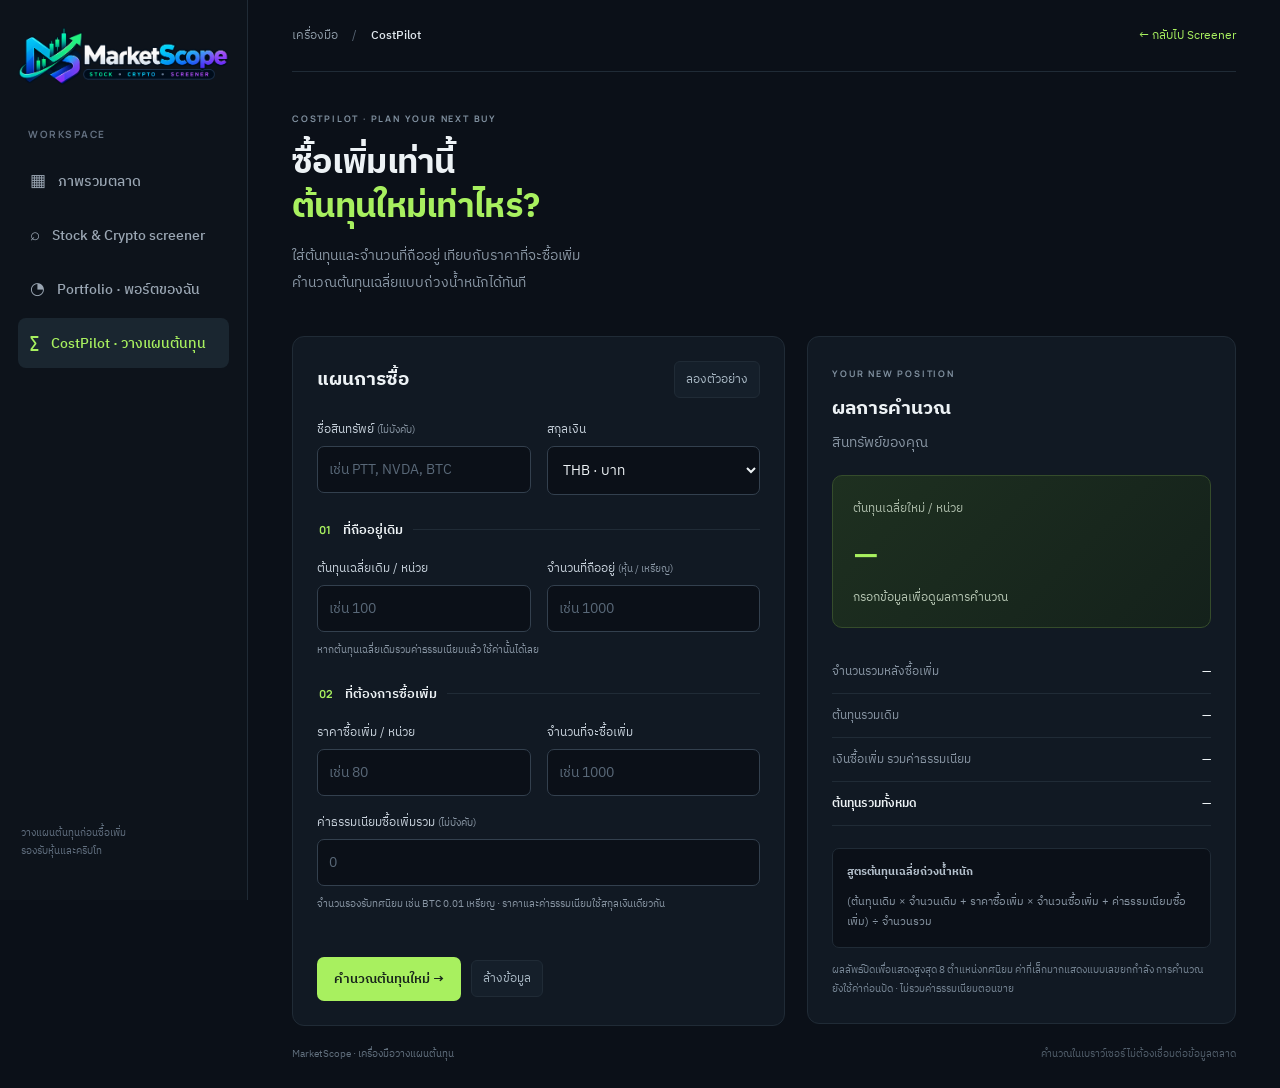
<file: stock-crypto-scanner/average-cost.html>
<!doctype html>
<html lang="th">
<head>
  <meta charset="utf-8">
  <meta name="viewport" content="width=device-width, initial-scale=1">
  <meta name="theme-color" content="#0b1018">
  <title>CostPilot · วางแผนต้นทุน — MarketScope</title>
  <link rel="preconnect" href="https://fonts.googleapis.com">
  <link rel="preconnect" href="https://fonts.gstatic.com" crossorigin>
  <link href="https://fonts.googleapis.com/css2?family=IBM+Plex+Sans+Thai:wght@400;500;600;700&family=Manrope:wght@400;500;600;700;800&display=swap" rel="stylesheet">
  <link rel="stylesheet" href="style.css?v=portfolio-v4">
  <link rel="stylesheet" href="screener.css?v=portfolio-v4">
  <link rel="stylesheet" href="average-cost.css?v=portfolio-v4">
  <link rel="stylesheet" href="brand.css?v=portfolio-v4">
  <link rel="icon" type="image/png" href="favicon.png">
</head>
<body>
  <div class="shell">
    <aside class="sidebar">
      <a class="brand logo-brand" href="index.html" aria-label="MarketScope ภาพรวมตลาด"><img src="marketscope-logo.png" alt="MarketScope — Stock · Crypto · Screener" width="1000" height="275"></a>
      <div class="side-label">WORKSPACE</div>
      <a class="nav" href="index.html"><span>▦</span> ภาพรวมตลาด</a>
      <a class="nav" href="index.html#screener"><span>⌕</span> Stock & Crypto screener</a>
      <a class="nav portfolio-link" href="portfolio.html"><span>◔</span> Portfolio · พอร์ตของฉัน</a>
      <a class="nav active" href="average-cost.html" aria-current="page"><span>∑</span> CostPilot · วางแผนต้นทุน</a>
      <div class="sidebar-bottom"><p>วางแผนต้นทุนก่อนซื้อเพิ่ม<br>รองรับหุ้นและคริปโท</p></div>
    </aside>
    <main class="main">
      <header class="topbar"><div class="breadcrumb">เครื่องมือ <span>/</span> <b>CostPilot</b></div><a class="back-link" href="index.html">← กลับไป Screener</a></header>
      <section class="calculator-heading">
        <span class="eyebrow">COSTPILOT · PLAN YOUR NEXT BUY</span>
        <h1>ซื้อเพิ่มเท่านี้<br><span>ต้นทุนใหม่เท่าไหร่?</span></h1>
        <p>ใส่ต้นทุนและจำนวนที่ถืออยู่ เทียบกับราคาที่จะซื้อเพิ่ม<br>คำนวณต้นทุนเฉลี่ยแบบถ่วงน้ำหนักได้ทันที</p>
      </section>
      <div class="calculator-layout">
        <form id="average-form" class="calculator-card" novalidate>
          <div class="calculator-card-heading"><h2>แผนการซื้อ</h2><button type="button" id="example" class="subtle-button">ลองตัวอย่าง</button></div>
          <div class="input-grid asset-settings">
            <label>ชื่อสินทรัพย์ <span class="optional">(ไม่บังคับ)</span><input id="asset-name" type="text" placeholder="เช่น PTT, NVDA, BTC" maxlength="40"></label>
            <label>สกุลเงิน<select id="currency"><option value="THB">THB · บาท</option><option value="USD">USD · ดอลลาร์</option><option value="USDT">USDT</option></select></label>
          </div>
          <fieldset><legend><span class="step-number">01</span> ที่ถืออยู่เดิม</legend>
            <div class="input-grid">
              <label>ต้นทุนเฉลี่ยเดิม / หน่วย<input id="old-price" type="number" min="0" step="any" inputmode="decimal" placeholder="เช่น 100" required></label>
              <label>จำนวนที่ถืออยู่ <span class="optional">(หุ้น / เหรียญ)</span><input id="old-quantity" type="number" min="0" step="any" inputmode="decimal" placeholder="เช่น 1000" required></label>
            </div>
            <small>หากต้นทุนเฉลี่ยเดิมรวมค่าธรรมเนียมแล้ว ใช้ค่านั้นได้เลย</small>
          </fieldset>
          <fieldset><legend><span class="step-number">02</span> ที่ต้องการซื้อเพิ่ม</legend>
            <div class="input-grid">
              <label>ราคาซื้อเพิ่ม / หน่วย<input id="new-price" type="number" min="0" step="any" inputmode="decimal" placeholder="เช่น 80" required></label>
              <label>จำนวนที่จะซื้อเพิ่ม<input id="new-quantity" type="number" min="0" step="any" inputmode="decimal" placeholder="เช่น 1000" required></label>
            </div>
            <label class="fee-label">ค่าธรรมเนียมซื้อเพิ่มรวม <span class="optional">(ไม่บังคับ)</span><input id="fees" type="number" min="0" step="any" inputmode="decimal" placeholder="0"></label>
            <small>จำนวนรองรับทศนิยม เช่น BTC 0.01 เหรียญ · ราคาและค่าธรรมเนียมใช้สกุลเงินเดียวกัน</small>
          </fieldset>
          <p id="input-error" class="input-error" role="status"></p>
          <div class="calculator-actions"><button type="submit" class="calculate-button">คำนวณต้นทุนใหม่ →</button><button type="reset" class="subtle-button">ล้างข้อมูล</button></div>
        </form>
        <section class="calculator-card results-card" aria-labelledby="results-title">
          <span class="eyebrow">YOUR NEW POSITION</span><h2 id="results-title">ผลการคำนวณ</h2>
          <p id="result-asset" class="result-asset">สินทรัพย์ของคุณ</p>
          <div class="average-highlight"><span>ต้นทุนเฉลี่ยใหม่ / หน่วย</span><output id="average">—</output><p id="average-change">กรอกข้อมูลเพื่อดูผลการคำนวณ</p></div>
          <dl class="result-details">
            <div><dt>จำนวนรวมหลังซื้อเพิ่ม</dt><dd id="total-quantity">—</dd></div>
            <div><dt>ต้นทุนรวมเดิม</dt><dd id="old-cost">—</dd></div>
            <div><dt>เงินซื้อเพิ่ม รวมค่าธรรมเนียม</dt><dd id="new-cost">—</dd></div>
            <div class="total-line"><dt>ต้นทุนรวมทั้งหมด</dt><dd id="total-cost">—</dd></div>
          </dl>
          <div class="formula-box"><b>สูตรต้นทุนเฉลี่ยถ่วงน้ำหนัก</b><p>(ต้นทุนเดิม × จำนวนเดิม + ราคาซื้อเพิ่ม × จำนวนซื้อเพิ่ม + ค่าธรรมเนียมซื้อเพิ่ม) ÷ จำนวนรวม</p></div>
          <small class="calculation-note">ผลลัพธ์ปัดเพื่อแสดงสูงสุด 8 ตำแหน่งทศนิยม ค่าที่เล็กมากแสดงแบบเลขยกกำลัง การคำนวณยังใช้ค่าก่อนปัด · ไม่รวมค่าธรรมเนียมตอนขาย</small>
        </section>
      </div>
      <footer>MarketScope · เครื่องมือวางแผนต้นทุน <span>คำนวณในเบราว์เซอร์ ไม่ต้องเชื่อมต่อข้อมูลตลาด</span></footer>
    </main>
  </div>
  <nav class="mobile-tab-bar" aria-label="เมนูหลักมือถือ">
    <a class="mobile-tab" href="index.html"><span>▦</span><small>ภาพรวม</small></a>
    <a class="mobile-tab" href="index.html#screener"><span>⌕</span><small>Screener</small></a>
    <a class="mobile-tab" href="portfolio.html"><span>◔</span><small>พอร์ต</small></a>
    <a class="mobile-tab active" href="average-cost.html" aria-current="page"><span>∑</span><small>CostPilot</small></a>
  </nav>
  <script src="average-cost.js"></script>
</body>
</html>
</file>
<file: stock-crypto-scanner/style.css>
:root{--bg:#0b1018;--panel:#111923;--panel2:#151f2a;--line:#202b36;--text:#edf2f5;--muted:#8996a4;--lime:#a8f05f;--green:#72d89a;--red:#ff7e82;--blue:#75a8ff;--purple:#b895ff}*{box-sizing:border-box}html{scroll-behavior:smooth}body{margin:0;background:var(--bg);color:var(--text);font:14px 'IBM Plex Sans Thai',sans-serif}.shell{min-height:100vh}.sidebar{position:fixed;inset:0 auto 0 0;width:248px;border-right:1px solid var(--line);padding:27px 18px;background:#0d131b;display:flex;flex-direction:column;z-index:2}.brand{display:flex;align-items:center;gap:11px;color:#f3f6f8;text-decoration:none;font:700 19px Manrope,sans-serif}.brand-mark{display:grid;place-items:center;width:38px;height:38px;background:var(--lime);color:#111a14;border-radius:11px;font-size:21px;font-weight:800}.brand-light{color:var(--lime)}.brand small{display:block;font:600 8px Manrope,sans-serif;letter-spacing:1.35px;color:#738091;margin-top:2px}.side-label{color:#637080;font:700 10px Manrope,sans-serif;letter-spacing:1.5px;margin:42px 10px 13px}.nav{padding:11px 12px;text-decoration:none;color:#9aa6b3;border-radius:8px;display:flex;gap:12px;align-items:center;margin:2px 0;font-weight:500}.nav span{font-size:17px}.nav.active{background:#1a2630;color:var(--lime)}.markets-label{margin-top:31px}.market-link{color:#aeb9c4;background:none;border:0;text-align:left;font:500 13px inherit;padding:11px 12px;display:flex;align-items:center;gap:10px;cursor:pointer;border-radius:8px}.market-link:hover,.market-link.selected{background:#151e28}.market-link span{margin-left:auto;color:#677686;font-size:10px}.dot,.status i,.updated i,.live-pill i{width:7px;height:7px;border-radius:50%;display:inline-block;background:#8794a2}.thai-dot{background:#f4b85e}.us-dot{background:#75a8ff}.crypto-dot{background:#b895ff}.all-dot{background:var(--lime)}.sidebar-bottom{margin-top:auto}.status{border:1px solid var(--line);border-radius:9px;padding:13px;display:flex;gap:10px;align-items:flex-start}.status i,.updated i,.live-pill i{background:var(--green);box-shadow:0 0 9px #72d89a88;margin-top:5px}.status b,.status small{display:block}.status b{font-size:12px}.status small{font-size:10px;color:var(--muted);margin-top:3px}.sidebar-bottom p{color:#627080;font-size:10px;line-height:1.8;margin:13px 3px}.main{margin-left:248px;padding:0 44px;max-width:1800px}.topbar{height:72px;display:flex;align-items:center;justify-content:space-between;border-bottom:1px solid var(--line);color:#8e9ba7;font-size:12px}.breadcrumb span{margin:0 11px;color:#596675}.breadcrumb b{color:#e0e7ed;font-weight:500}.top-right{display:flex;align-items:center;gap:21px}.live-pill{font:700 9px Manrope,sans-serif;letter-spacing:.8px;color:#b1bdc8;border:1px solid #28343e;padding:6px 9px;border-radius:20px}.live-pill i{width:6px;height:6px;margin:0 5px 0 0}.date{font-size:11px}.avatar{border:1px solid #364451;background:#1d2934;color:var(--lime);font-weight:700;border-radius:50%;width:30px;height:30px}.welcome{min-height:290px;display:flex;align-items:center;justify-content:space-between;padding:37px 25px 31px 5px;overflow:hidden;position:relative}.eyebrow{color:#80909f;font:700 9px Manrope,sans-serif;letter-spacing:1.8px}.welcome h1{font-size:41px;line-height:1.23;margin:12px 0 9px;letter-spacing:-1px}.welcome h1 span{color:var(--lime)}.welcome p{color:#97a4b0;font-size:13px;line-height:1.8;margin:0 0 19px}.primary-btn{display:inline-flex;gap:22px;align-items:center;background:var(--lime);color:#162017;border-radius:6px;text-decoration:none;padding:9px 13px;font-size:12px;font-weight:700}.primary-btn span{font-size:17px}.welcome-art{position:relative;width:51%;height:255px;overflow:hidden}.chart-art{position:absolute;bottom:5px;left:0;width:100%;height:140px;opacity:.75}.orbit{position:absolute;border:1px solid #293841;border-radius:50%;left:50%;top:42%;transform:translate(-50%,-50%)}.orbit-one{width:175px;height:175px}.orbit-two{width:250px;height:250px;border-color:#202c36}.art-core{position:absolute;left:50%;top:42%;transform:translate(-50%,-50%);display:grid;place-items:center;width:76px;height:76px;border-radius:50%;background:#182520;border:1px solid #3a573c;color:var(--lime);font:800 22px Manrope;box-shadow:0 0 40px #a8f05f20}.art-core span{font-size:21px}.float-tag{position:absolute;z-index:1;padding:7px 10px;border-radius:6px;background:#17212b;border:1px solid #2d3942;box-shadow:0 9px 20px #0005}.float-tag b,.float-tag small{display:block}.float-tag b{font:700 11px Manrope;color:#dfe8ed}.float-tag small{font:500 7px Manrope;color:#778691;letter-spacing:.8px;margin-top:2px}.tag-set{left:17%;top:29%}.tag-btc{right:13%;top:31%}.tag-btc b{color:#f6bb62}.tag-us{left:36%;top:2%}.market-strip{border-top:1px solid var(--line);padding:23px 0 26px}.strip-heading{display:flex;justify-content:space-between;align-items:center;margin-bottom:12px}.updated{color:#778591;font-size:10px}.updated i{width:5px;height:5px;margin:0 5px 1px 0}.pulse-grid{display:grid;grid-template-columns:repeat(3,1fr);gap:13px}.pulse-card{min-height:127px;background:var(--panel);border:1px solid var(--line);border-radius:9px;padding:14px 16px 12px;position:relative;overflow:hidden}.pulse-top{display:flex;align-items:center;gap:9px}.market-icon{width:31px;height:29px;border-radius:6px;display:grid;place-items:center;font:700 9px Manrope}.set-icon{background:#302719;color:#efb84e}.sp-icon{background:#192941;color:#76a8f8}.btc-icon{background:#322719;color:#f5b452;font-size:17px}.pulse-name{font:700 10px Manrope;color:#dce4e9;letter-spacing:.4px}.pulse-name small{display:block;color:#788692;font:400 9px 'IBM Plex Sans Thai';letter-spacing:0;margin-top:2px}.pulse-change{margin-left:auto;font:700 10px Manrope}.positive{color:var(--green)}.pulse-value{font:700 20px Manrope;margin:10px 0 0 40px;position:relative;z-index:1}.pulse-value small{font-size:10px;color:#778592;font-weight:500}.mini-chart{position:absolute;right:0;bottom:0;width:46%;height:37px;opacity:.8}.mini-chart svg{width:100%;height:100%;overflow:visible}.mini-chart path{fill:none;stroke-width:2}.green-chart path{stroke:#72d89a}.blue-chart path{stroke:#75a8ff}.purple-chart path{stroke:#b895ff}.section-title{display:flex;justify-content:space-between;align-items:flex-end;margin-bottom:16px}.section-title h2{font-size:23px;margin:3px 0 0;letter-spacing:-.5px}.title-dot{color:var(--lime)}.refresh-btn{font:500 11px 'IBM Plex Sans Thai';color:#c2ccd4;background:#141e28;border:1px solid #293641;border-radius:6px;padding:7px 11px;cursor:pointer}.refresh-btn span{font-size:16px;margin-right:4px}.stats-row{display:grid;grid-template-columns:repeat(4,1fr);gap:11px;margin-bottom:17px}.stat-card{display:flex;gap:11px;align-items:center;background:var(--panel);border:1px solid var(--line);border-radius:8px;padding:12px}.stat-icon{display:grid;place-items:center;width:31px;height:31px;border-radius:7px;background:#24303a;color:#b6c2cd;font-size:17px}.stat-icon.green{color:var(--green);background:#1d3028}.stat-icon.violet{color:var(--purple);background:#292337}.stat-icon.orange{color:#efb564;background:#342b20}.stat-card small,.stat-card b{display:block}.stat-card small{font-size:10px;color:#82909c}.stat-card b{font:700 16px Manrope;margin-top:2px}.table-wrap{background:var(--panel);border:1px solid var(--line);border-radius:9px;overflow:hidden}.table-toolbar{display:flex;justify-content:space-between;align-items:center;padding:0 16px;border-bottom:1px solid var(--line)}.tabs{display:flex;gap:20px}.tab{position:relative;background:none;border:0;color:#83919f;padding:14px 1px 12px;font:500 11px 'IBM Plex Sans Thai';cursor:pointer}.tab.active{color:var(--lime)}.tab.active:after{content:'';position:absolute;bottom:-1px;left:0;right:0;height:2px;background:var(--lime)}.tab span{font:600 9px Manrope;color:#73808c;margin-left:3px}.search{display:flex;align-items:center;gap:6px;background:#0e151d;border:1px solid #26323c;border-radius:5px;padding:6px 9px;color:#71808e}.search span{font-size:17px}.search input{width:175px;background:none;border:0;outline:0;color:#eaf0f4;font:11px 'IBM Plex Sans Thai'}.search input::placeholder{color:#667380}.table-scroll{overflow-x:auto}table{width:100%;border-collapse:collapse;white-space:nowrap}th{text-align:left;color:#758391;font:600 9px Manrope;letter-spacing:.5px;padding:11px 16px;border-bottom:1px solid #202a34}td{padding:10px 16px;border-bottom:1px solid #1d2730;color:#cdd5db;font-size:11px}tbody tr:hover{background:#151f29}.align-right{text-align:right}.asset-cell{display:flex;align-items:center;gap:9px}.coin-logo{display:grid;place-items:center;width:29px;height:29px;background:#202d37;border-radius:50%;font:700 10px Manrope;color:#dfe7ec}.coin-logo.crypto{background:#2a2535;color:#c8a8ff}.coin-logo.thai{background:#342d20;color:#efbd6a}.coin-logo.us{background:#1e2a3b;color:#83b0ff}.asset-name{font-weight:600;color:#e4eaf0}.asset-symbol{font:10px Manrope;color:#778593;margin-top:2px}.market-badge{font-size:9px;padding:4px 7px;background:#252d34;color:#aab6c0;border-radius:4px}.market-badge.crypto{background:#292437;color:#c5a6fb}.market-badge.thai{background:#302a20;color:#ecc075}.market-badge.us{background:#1d2938;color:#81aefa}.price{font:600 11px Manrope}.change-up,.change-down{font:600 10px Manrope}.change-up{color:var(--green)}.change-down{color:var(--red)}.trend{display:flex;align-items:center;gap:6px;color:#9ba8b3;font-size:10px}.trend-line{width:53px;height:19px}.trend-line polyline{fill:none;stroke:var(--green);stroke-width:1.7}.trend-line.down polyline{stroke:var(--red)}.signal{font-size:9px;color:var(--green);background:#1b3027;border-radius:4px;padding:4px 6px}.signal.neutral{color:#9daab5;background:#252e36}.loading-row{text-align:center;padding:34px;color:#80909d}.spinner{display:inline-block;width:13px;height:13px;border:2px solid #43515c;border-top-color:var(--lime);border-radius:50%;vertical-align:-3px;margin-right:7px;animation:spin 1s linear infinite}@keyframes spin{to{transform:rotate(360deg)}}.table-foot{display:flex;justify-content:space-between;padding:10px 16px;color:#74818d;font-size:9px}footer{display:flex;justify-content:space-between;color:#62707e;font-size:10px;padding:20px 0 26px}footer span{color:#53606d}@media(max-width:1050px){.sidebar{width:210px}.main{margin-left:210px;padding:0 27px}.welcome-art{width:46%}.stats-row{grid-template-columns:repeat(2,1fr)}}@media(max-width:720px){.sidebar{position:static;width:auto;height:auto;padding:12px 15px;display:flex;flex-direction:row;align-items:center;border-right:0;border-bottom:1px solid var(--line)}.brand{font-size:16px}.brand-mark{width:33px;height:33px}.side-label,.nav,.market-link,.sidebar-bottom{display:none}.main{margin-left:0;padding:0 15px}.topbar{height:53px}.top-right{gap:10px}.live-pill{font-size:8px}.date{display:none}.welcome{min-height:260px;padding:30px 0}.welcome h1{font-size:35px}.welcome-art{position:absolute;right:-24%;width:64%;opacity:.54}.welcome>div:first-child{position:relative;z-index:1}.pulse-grid{grid-template-columns:1fr;gap:8px}.pulse-card{min-height:110px}.stats-row{grid-template-columns:repeat(2,1fr);gap:8px}.stat-card{padding:9px;gap:7px}.stat-card small{font-size:9px}.stat-card b{font-size:14px}.section-title h2{font-size:20px}.table-toolbar{align-items:flex-start;gap:8px;flex-direction:column;padding:0 12px 10px}.tabs{width:100%;gap:17px;overflow:auto}.tab{flex-shrink:0}.search{width:100%}.search input{width:100%}.table-foot{gap:8px;align-items:flex-start}.table-foot span:last-child{max-width:45%;text-align:right}footer{gap:10px;flex-direction:column}.desktop-break{display:none}}
</file>
<file: stock-crypto-scanner/screener.css>
.signals-guide{display:flex;align-items:center;gap:7px;flex-wrap:wrap;margin:0 0 12px}.guide-title{font-size:10px;color:#98a5b0;margin-right:3px}.guide-chip{font:600 9px Manrope;padding:5px 8px;border-radius:5px;background:#19232c;color:#a9b5bf}.breakout-chip{color:#b7f67a;background:#26341f}.rsi-chip{color:#f4be69;background:#30291d}.volume-chip{color:#7be0b0;background:#1c2c29}.macd-chip{color:#bd9cff;background:#282337}.guide-note{font-size:9px;color:#6f7d89;margin-left:auto}.table-tools{display:flex;align-items:center;gap:8px}.table-tools select{appearance:none;background:#0e151d;border:1px solid #26323c;border-radius:5px;color:#aeb9c3;padding:7px 25px 7px 9px;font:10px 'IBM Plex Sans Thai';background-image:linear-gradient(45deg,transparent 50%,#85929d 50%),linear-gradient(135deg,#85929d 50%,transparent 50%);background-position:calc(100% - 11px) 11px,calc(100% - 7px) 11px;background-size:4px 4px;background-repeat:no-repeat}.table-tools select:focus{outline:1px solid #60734a}.signals-cell{min-width:220px;max-width:390px}.signal-badge{display:inline-block;font-size:9px;padding:4px 6px;border-radius:4px;margin:2px 2px 2px 0;background:#1b3027;color:#84e5a9}.signal-badge.breakout{color:#b7f67a;background:#26341f}.signal-badge.rsi-high{color:#ffc17e;background:#392a1c}.signal-badge.rsi-momentum,.signal-badge.trend{color:#86b4ff;background:#1e2a3a}.signal-badge.volume{color:#7de0b0;background:#1b302b}.signal-badge.macd{color:#c5a3ff;background:#2b2438}.signal-badge.rsi-low{color:#ff9b9b;background:#382426}.signal-empty{font-size:9px;color:#6e7b87}.score-pill{font:700 9px Manrope;color:#d5e4c9;background:#252e27;border:1px solid #39463a;border-radius:10px;padding:3px 6px;margin-left:4px;white-space:nowrap}.rsi-hot{color:#ffb86e!important;font-weight:700}.rsi-strong{color:#8cbaff!important;font-weight:600}.rsi-low{color:#ff9292!important;font-weight:600}@media(max-width:720px){.table-tools{width:100%;flex-direction:column;align-items:stretch}.table-tools select{width:100%}.signals-guide{gap:5px}.guide-note{width:100%;margin-left:0}.signals-cell{min-width:220px}}
.pending-market{color:#8b97a2;font:500 14px 'IBM Plex Sans Thai',sans-serif!important;margin-top:14px!important}
.signal-badge.relative-strength{color:#8bc9ff;background:#1c2b3d}.signal-badge.liquidity{color:#a5ddd3;background:#1d302e}.signal-badge.strong-close{color:#c9f090;background:#27321e}.quality-guide{font-size:11px;color:var(--muted);line-height:1.9;margin:12px 0 0}
.status-menu{border:0;text-align:left;font-family:inherit;font-size:14px;background:transparent;cursor:pointer}.mobile-status-trigger{display:none}.update-dialog{width:min(1100px,calc(100vw - 32px));max-height:calc(100dvh - 48px);padding:0;border:1px solid var(--line);border-radius:12px;background:var(--panel);color:var(--text);overflow:auto}.update-dialog::backdrop{background:#000b}.update-dialog .update-panel{margin:0;border:0}.update-dialog:focus{outline:2px solid var(--lime);outline-offset:2px}@media(max-width:720px){.mobile-status-trigger{display:inline-block}.top-right .live-pill{display:none}.update-dialog{width:calc(100vw - 20px);max-height:calc(100dvh - 24px)}}
.update-panel{border:1px solid var(--line);background:var(--panel);border-radius:10px;padding:18px;margin-bottom:24px}.update-panel-heading{display:flex;justify-content:space-between;align-items:center;gap:12px;flex-wrap:wrap}.update-panel h2{font-size:18px;margin:0}.update-panel-heading label,.update-panel>p,.update-panel>small{font-size:11px;color:var(--muted);line-height:1.8}.update-cards{display:grid;grid-template-columns:repeat(3,minmax(0,1fr));gap:12px}.update-card{background:var(--bg);border:1px solid var(--line);border-radius:8px;padding:14px;overflow-wrap:anywhere}.update-card h3{font-size:14px;margin:0 0 8px}.update-badge{display:inline-block;background:#1b3027;color:var(--green);padding:4px 7px;border-radius:5px;font-size:10px}.update-warning{background:#33291c;color:#efbd6a}.update-card dl{font-size:10px}.update-card dl>div{display:flex;justify-content:space-between;gap:8px;padding:5px 0}.update-card dt{color:var(--muted)}.update-card dd{margin:0;text-align:right;max-width:62%}.update-card p,.update-card small{font-size:10px;color:var(--muted);line-height:1.8}@media(max-width:1000px){.update-cards{grid-template-columns:1fr}}
.calculator-link,.portfolio-link{white-space:nowrap}.mobile-portfolio-trigger{text-decoration:none;border-color:var(--lime)!important;color:var(--lime)!important}@media(max-width:720px){.sidebar{flex-wrap:wrap;gap:6px}.sidebar .portfolio-link,.sidebar .calculator-link,.sidebar .mobile-nav{display:flex;font-size:11px;padding:6px 8px;white-space:nowrap}.sidebar .portfolio-link{margin-left:auto}.sidebar .calculator-link{margin-left:0}}
.crypto-data-status{font-size:12px;color:var(--muted);padding:10px;border:1px solid var(--line);border-radius:6px;line-height:1.8}
.advanced-filters{padding:16px;border:1px solid var(--line);border-radius:8px;background:var(--panel);margin-bottom:15px}.advanced-filters h3{margin:0 0 12px}.filter-grid{display:grid;grid-template-columns:repeat(3,1fr);gap:10px}.filter-grid label{display:grid;gap:5px;color:var(--muted);font-size:12px}.advanced-filters select,.advanced-filters input[type=number]{padding:8px;background:var(--bg);color:var(--text);border:1px solid var(--line);border-radius:5px;width:100%}.condition-list,.filter-actions{display:flex;gap:12px;flex-wrap:wrap;margin:14px 0;font-size:12px}.filter-actions button,.pagination button{background:var(--panel2);border:1px solid var(--line);color:var(--text);border-radius:5px;padding:7px;cursor:pointer}.advanced-filters small{color:var(--muted)}.watch-star{border:0;background:none;color:var(--lime);font-size:20px;cursor:pointer}.pagination{display:flex;justify-content:center;gap:15px;align-items:center;margin:15px}.pagination button:disabled{opacity:.4}.metric-detail{display:block;margin-top:6px}.asset-cell small{display:block}@media(max-width:720px){.filter-grid{grid-template-columns:repeat(2,1fr)}}
.asset-detail-btn{border:0;background:none;color:inherit;text-align:left;padding:0;cursor:pointer;font:inherit}.asset-detail-btn:hover .asset-name{color:var(--lime);text-decoration:underline}.detail-dialog{width:min(760px,calc(100vw - 24px))}.detail-metrics{display:grid;grid-template-columns:repeat(3,minmax(0,1fr));gap:10px;margin:14px 0}.detail-metric{background:var(--bg);border:1px solid var(--line);border-radius:8px;padding:10px 12px}.detail-metric small{display:block;color:var(--muted);font-size:11px;margin-bottom:4px}.detail-metric b{font-size:14px}.early-checklist{display:grid;grid-template-columns:repeat(2,minmax(0,1fr));gap:8px;margin:12px 0}.early-item{padding:8px 10px;border-radius:6px;border:1px solid var(--line);background:var(--bg);font-size:12px;display:flex;justify-content:space-between;gap:8px}.early-item.pass{border-color:#3b5d33;color:var(--green)}.early-item.fail{color:var(--muted)}.detail-actions{display:flex;gap:10px;flex-wrap:wrap;margin-top:16px}.detail-link-btn{display:inline-flex;align-items:center;gap:6px;padding:9px 14px;border-radius:7px;background:var(--lime);color:#0b1018;font-weight:700;font-size:13px;text-decoration:none}.detail-link-btn.secondary{background:var(--panel2);color:var(--text);border:1px solid var(--line)}@media(max-width:640px){.detail-metrics,.early-checklist{grid-template-columns:1fr}}
.hero-actions{display:flex;flex-wrap:wrap;gap:10px;align-items:center}.hero-port-btn{background:var(--panel2)!important;color:var(--lime)!important;border:1px solid var(--lime)!important;box-shadow:none!important}.mobile-tab-bar{display:none}@media(max-width:720px){body{padding-bottom:68px}.mobile-tab-bar{position:fixed;left:0;right:0;bottom:0;z-index:50;display:grid;grid-template-columns:repeat(4,1fr);background:#0d131cF2;backdrop-filter:blur(10px);border-top:1px solid var(--line);padding:6px 4px calc(6px + env(safe-area-inset-bottom))}.mobile-tab{display:flex;flex-direction:column;align-items:center;gap:2px;color:var(--muted);text-decoration:none;font-size:11px;padding:4px 0}.mobile-tab span{font-size:16px;line-height:1}.mobile-tab.active{color:var(--lime);font-weight:600}}
</file>
<file: stock-crypto-scanner/average-cost.css>
.back-link{color:var(--lime);text-decoration:none;font-size:12px}.calculator-heading{padding:34px 0 25px}.calculator-heading h1{font-size:34px;line-height:1.3;margin:12px 0;letter-spacing:-.7px}.calculator-heading h1 span{color:var(--lime)}.calculator-heading p{color:var(--muted);line-height:1.9}.calculator-layout{display:grid;grid-template-columns:minmax(0,1.15fr) minmax(0,1fr);gap:22px;align-items:start}.calculator-card{background:var(--panel);border:1px solid var(--line);border-radius:12px;padding:24px}.calculator-card h2{font-size:19px;margin:0}.calculator-card-heading{display:flex;justify-content:space-between;align-items:center;gap:10px;margin-bottom:22px}.input-grid{display:grid;grid-template-columns:repeat(2,minmax(0,1fr));gap:16px}.calculator-card label{display:block;color:#c8d2dc;font-size:12px}.optional{font-size:10px;color:var(--muted);font-weight:400}.calculator-card input,.calculator-card select{display:block;width:100%;border:1px solid #33404e;background:var(--bg);color:var(--text);border-radius:7px;padding:11px;font:14px 'IBM Plex Sans Thai',sans-serif;margin-top:7px;min-height:44px}.calculator-card input:focus,.calculator-card select:focus{outline:2px solid #a8f05f66;outline-offset:2px}.calculator-card input::placeholder{color:#596878}.calculator-card input[aria-invalid=true]{border-color:var(--red)}fieldset{border:0;border-top:1px solid var(--line);margin:24px 0 0;padding:18px 0 0;min-width:0}legend{font-weight:600;font-size:13px;padding-right:10px}.step-number{color:var(--lime);font:700 11px Manrope;margin-right:9px}fieldset small{display:block;color:var(--muted);font-size:10px;line-height:1.8;margin-top:9px}.fee-label{margin-top:17px}.calculator-actions{display:flex;align-items:center;gap:10px;flex-wrap:wrap}.calculate-button{border:0;background:var(--lime);color:#18251b;padding:11px 17px;border-radius:7px;font:600 13px 'IBM Plex Sans Thai';cursor:pointer}.subtle-button{border:1px solid var(--line);background:var(--panel2);color:#aab9c5;padding:8px 11px;border-radius:6px;font:12px 'IBM Plex Sans Thai';cursor:pointer}.input-error{font-size:12px;color:var(--red);min-height:20px}.results-card h2{margin-top:9px}.result-asset{color:var(--muted);margin:7px 0 21px}.average-highlight{padding:20px;border:1px solid #354c2b;background:linear-gradient(135deg,#1e3020,#14211b);border-radius:10px}.average-highlight>span{font-size:12px;color:#adbcaa}.average-highlight output{display:block;font:700 clamp(22px,2.7vw,33px) Manrope;color:var(--lime);margin:12px 0;overflow-wrap:anywhere}.average-highlight p{color:#b6c6b3;font-size:12px;margin:0}.average-highlight p.cost-up{color:#ffc17e}.average-highlight p.cost-down{color:var(--green)}.result-details{margin:22px 0}.result-details>div{display:flex;justify-content:space-between;gap:16px;padding:12px 0;border-bottom:1px solid var(--line);font-size:12px}.result-details dt{color:var(--muted)}.result-details dd{margin:0;text-align:right;overflow-wrap:anywhere;max-width:55%}.result-details .total-line{font-weight:600}.total-line dt{color:var(--text)}.formula-box{padding:14px;background:var(--bg);border:1px solid var(--line);border-radius:7px;font-size:11px}.formula-box b{color:#b4c0cc}.formula-box p{color:var(--muted);line-height:1.9;margin-bottom:0}.calculation-note{display:block;color:#788796;font-size:10px;line-height:1.9;margin-top:13px}@media(max-width:1100px){.calculator-layout{grid-template-columns:1fr}}@media(max-width:720px){.calculator-heading{padding-top:24px}.calculator-heading h1{font-size:29px}.calculator-card{padding:17px}.input-grid{gap:10px}.calculator-card label{font-size:11px}.back-link{font-size:10px}.sidebar{flex-wrap:wrap;gap:6px}.sidebar .portfolio-link{display:flex;margin-left:auto;font-size:11px;padding:6px 8px;white-space:nowrap}}
</file>
<file: stock-crypto-scanner/brand.css>
.logo-brand{display:flex;width:100%;max-width:220px;min-height:58px;align-items:center}.logo-brand img{display:block;width:100%;height:auto;object-fit:contain}.art-core .brand-symbol{display:block;width:68px;height:68px;object-fit:contain;padding:4px}@media(max-width:720px){.sidebar .logo-brand{max-width:min(180px,42vw);min-height:40px}.sidebar .logo-brand img{width:100%}}
</file>
